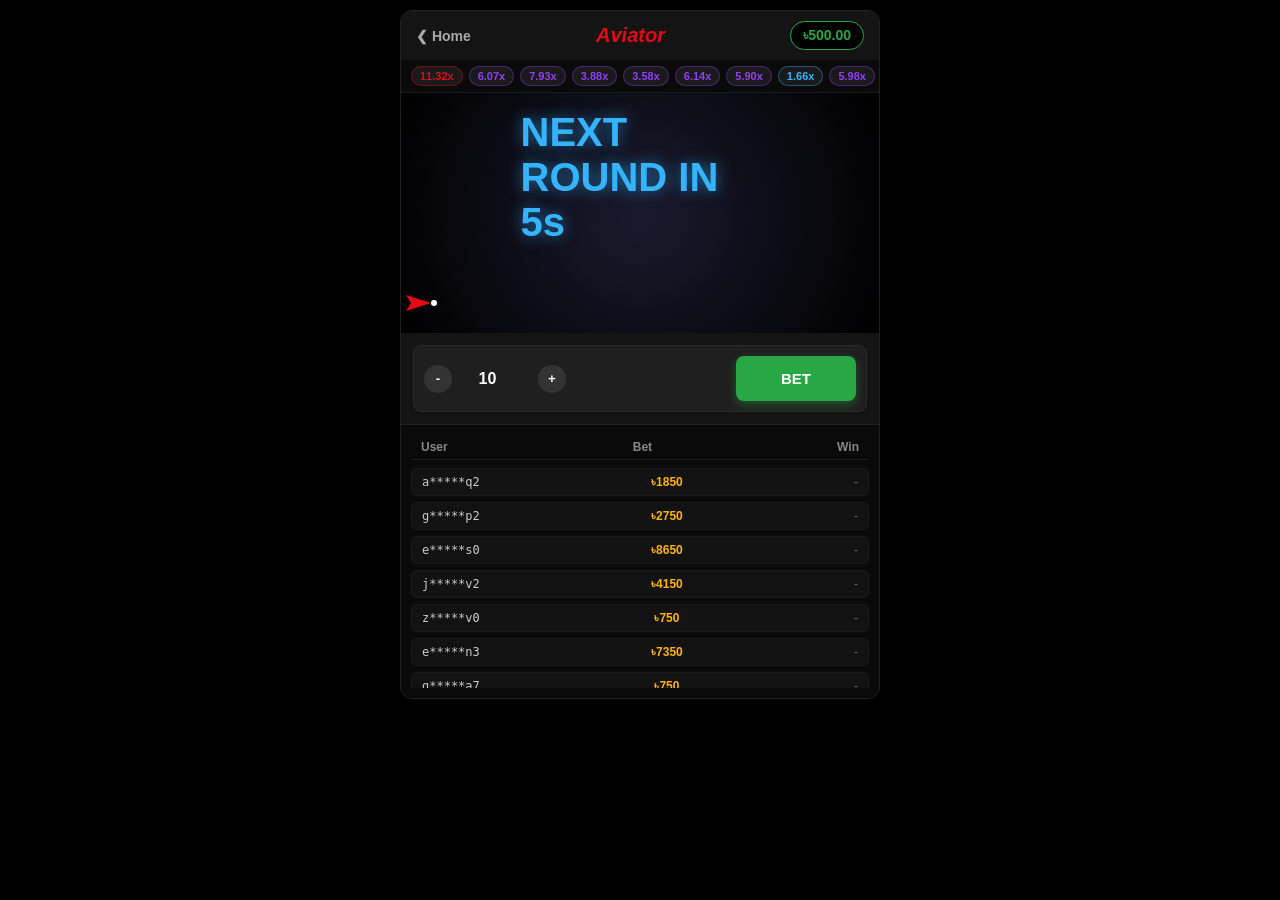
<file: games/aviator.html>
<!DOCTYPE html>
<html lang="bn">
<head>
    <meta charset="UTF-8">
    <meta name="viewport" content="width=device-width, initial-scale=1.0">
    <title>Aviator - Spribe Style</title>
    <style>
        * { box-sizing: border-box; margin: 0; padding: 0; font-family: 'Segoe UI', Tahoma, Geneva, Verdana, sans-serif; }
        body { background: #000000; color: #ffffff; padding: 10px; display: flex; flex-direction: column; align-items: center; }
        
        .game-container { width: 100%; max-width: 480px; background: #0e0e0e; border-radius: 12px; overflow: hidden; border: 1px solid #222; }
        
        /* Top Navigation */
        .top-bar { display: flex; justify-content: space-between; align-items: center; padding: 10px 15px; background: #141414; }
        .logo { color: #e50914; font-weight: 900; font-style: italic; font-size: 20px; }
        .back-btn { color: #aaa; text-decoration: none; font-size: 14px; font-weight: bold; }
        .balance-box { background: #000; padding: 5px 12px; border-radius: 20px; border: 1px solid #28a745; color: #28a745; font-weight: bold; font-size: 14px; }

        /* History Ribbon */
        .history-wrapper { background: #0a0a0a; padding: 6px 10px; border-bottom: 1px solid #1a1a1a; display: flex; gap: 6px; overflow-x: auto; white-space: nowrap; }
        .history-wrapper::-webkit-scrollbar { display: none; }
        .badge { padding: 3px 8px; border-radius: 12px; font-weight: bold; font-size: 11px; background: #1a1a1a; }
        
        /* Badge Colors */
        .badge-blue { color: #34b4ff; border: 1px solid rgba(52, 180, 255, 0.4); }
        .badge-purple { color: #913ffb; border: 1px solid rgba(145, 63, 251, 0.4); }
        .badge-red { color: #e50914; border: 1px solid rgba(229, 9, 20, 0.4); }

        /* Main Game Stage (Canvas) */
        .stage-container { position: relative; width: 100%; height: 240px; background: radial-gradient(circle, #1a1a2e 0%, #000000 100%); overflow: hidden; }
        canvas { width: 100%; height: 100%; display: block; }
        
        .overlay-multiplier { position: absolute; top: 35%; left: 50%; transform: translate(-50%, -50%); font-size: 40px; font-weight: 800; text-shadow: 0 0 15px rgba(0,0,0,0.8); }
        
        /* Multiplier Text Colors */
        .mult-blue { color: #34b4ff; text-shadow: 0 0 15px rgba(52, 180, 255, 0.6); }
        .mult-purple { color: #913ffb; text-shadow: 0 0 15px rgba(145, 63, 251, 0.6); }
        .mult-red { color: #e50914; text-shadow: 0 0 15px rgba(229, 9, 20, 0.6); }
        .mult-crashed { color: #ff3333; text-shadow: 0 0 15px rgba(255, 51, 51, 0.8); }

        .flew-away-text { position: absolute; top: 18%; left: 50%; transform: translateX(-50%); color: #e50914; font-size: 14px; font-weight: bold; letter-spacing: 2px; text-transform: uppercase; }

        /* Betting Controls */
        .controls-panel { padding: 12px; background: #141414; display: flex; flex-direction: column; gap: 10px; border-bottom: 1px solid #222; }
        .bet-box { background: #1f1f1f; padding: 10px; border-radius: 8px; display: flex; justify-content: space-between; align-items: center; border: 1px solid #2a2a2a; }
        .amount-control { display: flex; align-items: center; gap: 8px; }
        .btn-circle { width: 28px; height: 28px; border-radius: 50%; background: #333; color: #fff; border: none; font-weight: bold; cursor: pointer; }
        .bet-input { width: 70px; background: transparent; border: none; color: #fff; text-align: center; font-size: 16px; font-weight: bold; }
        
        .btn-main { width: 120px; height: 45px; border-radius: 8px; border: none; font-size: 15px; font-weight: bold; cursor: pointer; text-transform: uppercase; transition: transform 0.1s active; }
        .btn-bet { background: #28a745; color: #fff; box-shadow: 0 4px 10px rgba(40, 167, 69, 0.4); }
        .btn-cashout { background: #ffb400; color: #000; box-shadow: 0 4px 10px rgba(255, 180, 0, 0.4); }

        /* Live Bets Section */
        .live-bets-container { background: #0a0a0a; padding: 10px; }
        .bets-header { display: flex; justify-content: space-between; padding: 5px 10px; font-size: 12px; color: #888; font-weight: bold; border-bottom: 1px solid #1c1c1c; margin-bottom: 8px; }
        .bets-list { max-height: 220px; overflow-y: auto; display: flex; flex-direction: column; gap: 6px; }
        .bets-list::-webkit-scrollbar { width: 4px; }
        .bets-list::-webkit-scrollbar-thumb { background: #333; border-radius: 4px; }

        .bet-item { display: flex; justify-content: space-between; align-items: center; background: #121212; padding: 6px 10px; border-radius: 6px; font-size: 12px; border: 1px solid #1a1a1a; }
        .user-name { color: #ccc; font-weight: 500; font-family: monospace; }
        .bet-val { color: #ffb400; font-weight: bold; }
        .win-val { color: #28a745; font-weight: bold; }
        .pending-val { color: #666; }
    </style>
</head>
<body>

    <div class="game-container">
        <div class="top-bar">
            <a href="../index.html" class="back-btn">❮ Home</a>
            <div class="logo">Aviator</div>
            <div class="balance-box">৳<span id="bal">0.00</span></div>
        </div>

        <div class="history-wrapper" id="history"></div>

        <div class="stage-container">
            <canvas id="gameCanvas"></canvas>
            <div id="flewText" class="flew-away-text" style="display:none;">FLEW AWAY!</div>
            <div id="multiplier" class="overlay-multiplier mult-blue">1.00x</div>
        </div>

        <div class="controls-panel">
            <div class="bet-box">
                <div class="amount-control">
                    <button class="btn-circle" onclick="adjustBet(-50)">-</button>
                    <input type="number" id="bet-amount" class="bet-input" value="10" max="10000" min="1">
                    <button class="btn-circle" onclick="adjustBet(50)">+</button>
                </div>
                <button id="main-btn" class="btn-main btn-bet" onclick="handleGameAction()">BET</button>
            </div>
        </div>

        <!-- Live Bets Section -->
        <div class="live-bets-container">
            <div class="bets-header">
                <span>User</span>
                <span>Bet</span>
                <span>Win</span>
            </div>
            <div class="bets-list" id="bets-list"></div>
        </div>
    </div>

    <script src="../js/aviator.js"></script>
</body>
</html>
</file>
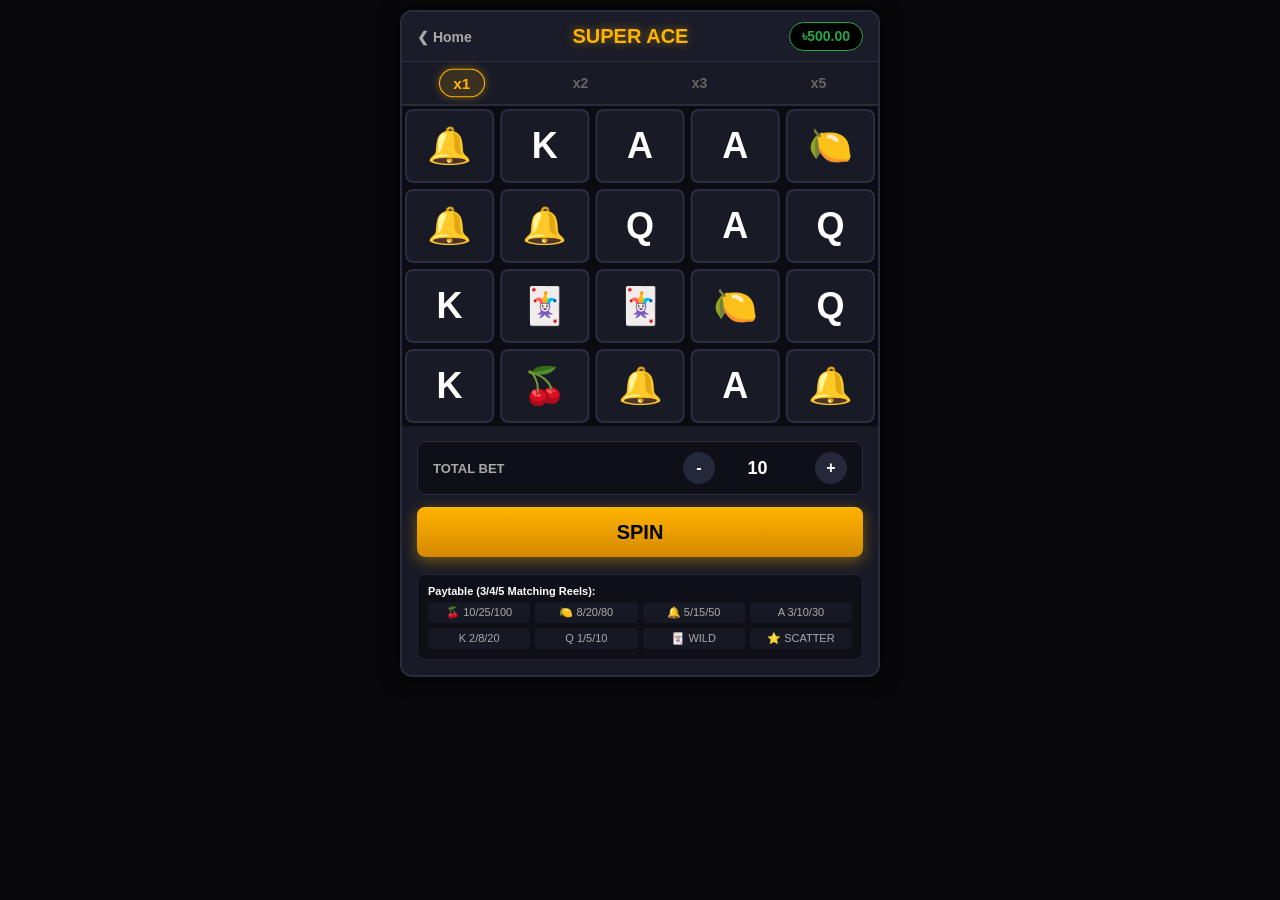
<file: games/superace.html>
<!DOCTYPE html>
<html lang="bn">
<head>
    <meta charset="UTF-8">
    <meta name="viewport" content="width=device-width, initial-scale=1.0">
    <title>Super Ace Slot</title>
    <style>
        * { box-sizing: border-box; margin: 0; padding: 0; font-family: 'Segoe UI', Tahoma, Geneva, Verdana, sans-serif; }
        body { background: #08080c; color: #ffffff; padding: 10px; display: flex; flex-direction: column; align-items: center; }

        .game-container { width: 100%; max-width: 480px; background: #12131a; border-radius: 12px; overflow: hidden; border: 2px solid #2a2c3d; box-shadow: 0 0 20px rgba(0,0,0,0.8); }

        /* Top Bar */
        .top-bar { display: flex; justify-content: space-between; align-items: center; padding: 10px 15px; background: #1a1c29; border-bottom: 1px solid #2d3045; }
        .logo { color: #ffb400; font-weight: 900; font-size: 20px; text-shadow: 0 0 10px rgba(255, 180, 0, 0.5); }
        .back-btn { color: #aaa; text-decoration: none; font-size: 14px; font-weight: bold; }
        .balance-box { background: #000; padding: 5px 12px; border-radius: 20px; border: 1px solid #28a745; color: #28a745; font-weight: bold; font-size: 14px; }

        /* Multiplier Display Header */
        .multiplier-bar { display: flex; justify-content: space-around; background: #181a26; padding: 8px 0; border-bottom: 2px solid #282a3d; }
        .mult-step { font-weight: bold; font-size: 14px; color: #666; padding: 4px 12px; border-radius: 15px; border: 1px solid transparent; transition: all 0.3s; }
        .mult-active { color: #ffb400; background: rgba(255, 180, 0, 0.15); border-color: #ffb400; box-shadow: 0 0 8px rgba(255, 180, 0, 0.4); transform: scale(1.1); }

        /* Free Spin Status Bar */
        .freespin-status { background: #d9381e; color: #fff; text-align: center; font-weight: bold; font-size: 13px; padding: 4px; display: none; }

        /* Slot Machine Canvas Area */
        .stage-container { position: relative; width: 100%; height: 320px; background: #0b0c12; overflow: hidden; }
        canvas { width: 100%; height: 100%; display: block; }

        /* Win Text Overlay */
        .win-overlay { position: absolute; top: 30%; left: 50%; transform: translate(-50%, -50%); font-size: 32px; font-weight: 900; color: #00ff66; text-shadow: 0 0 15px #00ff66, 0 0 30px #000; pointer-events: none; opacity: 0; transition: opacity 0.3s; z-index: 5; }

        /* Custom In-Game Bonus Popup Overlay */
        .bonus-overlay {
            position: absolute;
            top: 0;
            left: 0;
            width: 100%;
            height: 100%;
            background: rgba(0, 0, 0, 0.85);
            display: flex;
            flex-direction: column;
            justify-content: center;
            align-items: center;
            z-index: 10;
            opacity: 0;
            pointer-events: none;
            transition: opacity 0.4s ease;
        }

        .bonus-overlay.active {
            opacity: 1;
            pointer-events: auto;
        }

        .bonus-card {
            background: linear-gradient(135deg, #1f1a24 0%, #0e0f17 100%);
            border: 2px solid #ffb400;
            border-radius: 16px;
            padding: 25px 20px;
            text-align: center;
            box-shadow: 0 0 30px rgba(255, 180, 0, 0.5);
            transform: scale(0.5);
            transition: transform 0.4s cubic-bezier(0.175, 0.885, 0.32, 1.275);
            max-width: 85%;
        }

        .bonus-overlay.active .bonus-card {
            transform: scale(1);
        }

        .bonus-title {
            font-size: 16px;
            color: #ff3366;
            font-weight: 800;
            text-transform: uppercase;
            letter-spacing: 2px;
            margin-bottom: 5px;
        }

        .bonus-spins-text {
            font-size: 36px;
            font-weight: 900;
            color: #ffb400;
            text-shadow: 0 0 15px rgba(255, 180, 0, 0.8);
            margin: 10px 0;
            text-transform: uppercase;
        }

        .bonus-subtitle {
            font-size: 13px;
            color: #ccc;
        }

        /* Controls Area */
        .controls-panel { padding: 15px; background: #181a26; display: flex; flex-direction: column; gap: 12px; }
        .bet-box { background: #0e0f17; padding: 10px 15px; border-radius: 8px; display: flex; justify-content: space-between; align-items: center; border: 1px solid #292c3f; }
        .amount-control { display: flex; align-items: center; gap: 10px; }
        .btn-circle { width: 32px; height: 32px; border-radius: 50%; background: #25283b; color: #fff; border: none; font-weight: bold; font-size: 16px; cursor: pointer; }
        .btn-circle:active { background: #ffb400; color: #000; }
        .bet-input { width: 80px; background: transparent; border: none; color: #fff; text-align: center; font-size: 18px; font-weight: bold; }

        .btn-spin { width: 100%; height: 50px; border-radius: 8px; border: none; background: linear-gradient(180deg, #ffb400 0%, #d48800 100%); color: #000; font-size: 20px; font-weight: 900; cursor: pointer; text-transform: uppercase; box-shadow: 0 4px 15px rgba(255, 180, 0, 0.4); transition: transform 0.1s; }
        .btn-spin:disabled { background: #444; color: #888; box-shadow: none; cursor: not-allowed; }
        .btn-spin:active { transform: scale(0.98); }

        /* Paytable Sheet */
        .paytable { background: #0e0f17; padding: 10px; border-radius: 8px; font-size: 11px; color: #aaa; border: 1px solid #232536; margin-top: 5px; }
        .paytable-grid { display: grid; grid-template-columns: repeat(4, 1fr); gap: 5px; margin-top: 5px; text-align: center; }
        .pay-card { background: #161824; padding: 4px; border-radius: 4px; }
    </style>
</head>
<body>

    <div class="game-container">
        <div class="top-bar">
            <a href="../index.html" class="back-btn">❮ Home</a>
            <div class="logo">SUPER ACE</div>
            <div class="balance-box">৳<span id="bal">0.00</span></div>
        </div>

        <!-- Multipliers Ribbon -->
        <div class="multiplier-bar">
            <div id="m1" class="mult-step mult-active">x1</div>
            <div id="m2" class="mult-step">x2</div>
            <div id="m3" class="mult-step">x3</div>
            <div id="m5" class="mult-step">x5</div>
        </div>

        <div id="freespin-bar" class="freespin-status">FREE SPINS REMAINING: <span id="fs-count">0</span></div>

        <!-- Slot Canvas Stage -->
        <div class="stage-container" id="stage-box">
            <canvas id="slotCanvas"></canvas>
            <div id="win-text" class="win-overlay">+৳0</div>

            <!-- In-game Animated Bonus Banner -->
            <div id="bonus-overlay" class="bonus-overlay">
                <div class="bonus-card">
                    <div id="bonus-scatters-count" class="bonus-title">🎉 3 SCATTERS!</div>
                    <div id="bonus-spins-val" class="bonus-spins-text">5 FREE SPINS</div>
                    <div class="bonus-subtitle">BONUS ROUND WON</div>
                </div>
            </div>
        </div>

        <!-- Controls -->
        <div class="controls-panel">
            <div class="bet-box">
                <span style="font-size: 13px; color: #aaa; font-weight: bold;">TOTAL BET</span>
                <div class="amount-control">
                    <button class="btn-circle" onclick="adjustBet(-10)">-</button>
                    <input type="number" id="bet-amount" class="bet-input" value="10" readonly>
                    <button class="btn-circle" onclick="adjustBet(10)">+</button>
                </div>
            </div>
            <button id="spin-btn" class="btn-spin" onclick="startSpin()">SPIN</button>

            <!-- Paytable Info -->
            <div class="paytable">
                <strong style="color:#fff;">Paytable (3/4/5 Matching Reels):</strong>
                <div class="paytable-grid">
                    <div class="pay-card">🍒 10/25/100</div>
                    <div class="pay-card">🍋 8/20/80</div>
                    <div class="pay-card">🔔 5/15/50</div>
                    <div class="pay-card">A 3/10/30</div>
                    <div class="pay-card">K 2/8/20</div>
                    <div class="pay-card">Q 1/5/10</div>
                    <div class="pay-card">🃏 WILD</div>
                    <div class="pay-card">⭐ SCATTER</div>
                </div>
            </div>
        </div>
    </div>

    <script src="../js/superace.js"></script>
</body>
</html>
</file>
